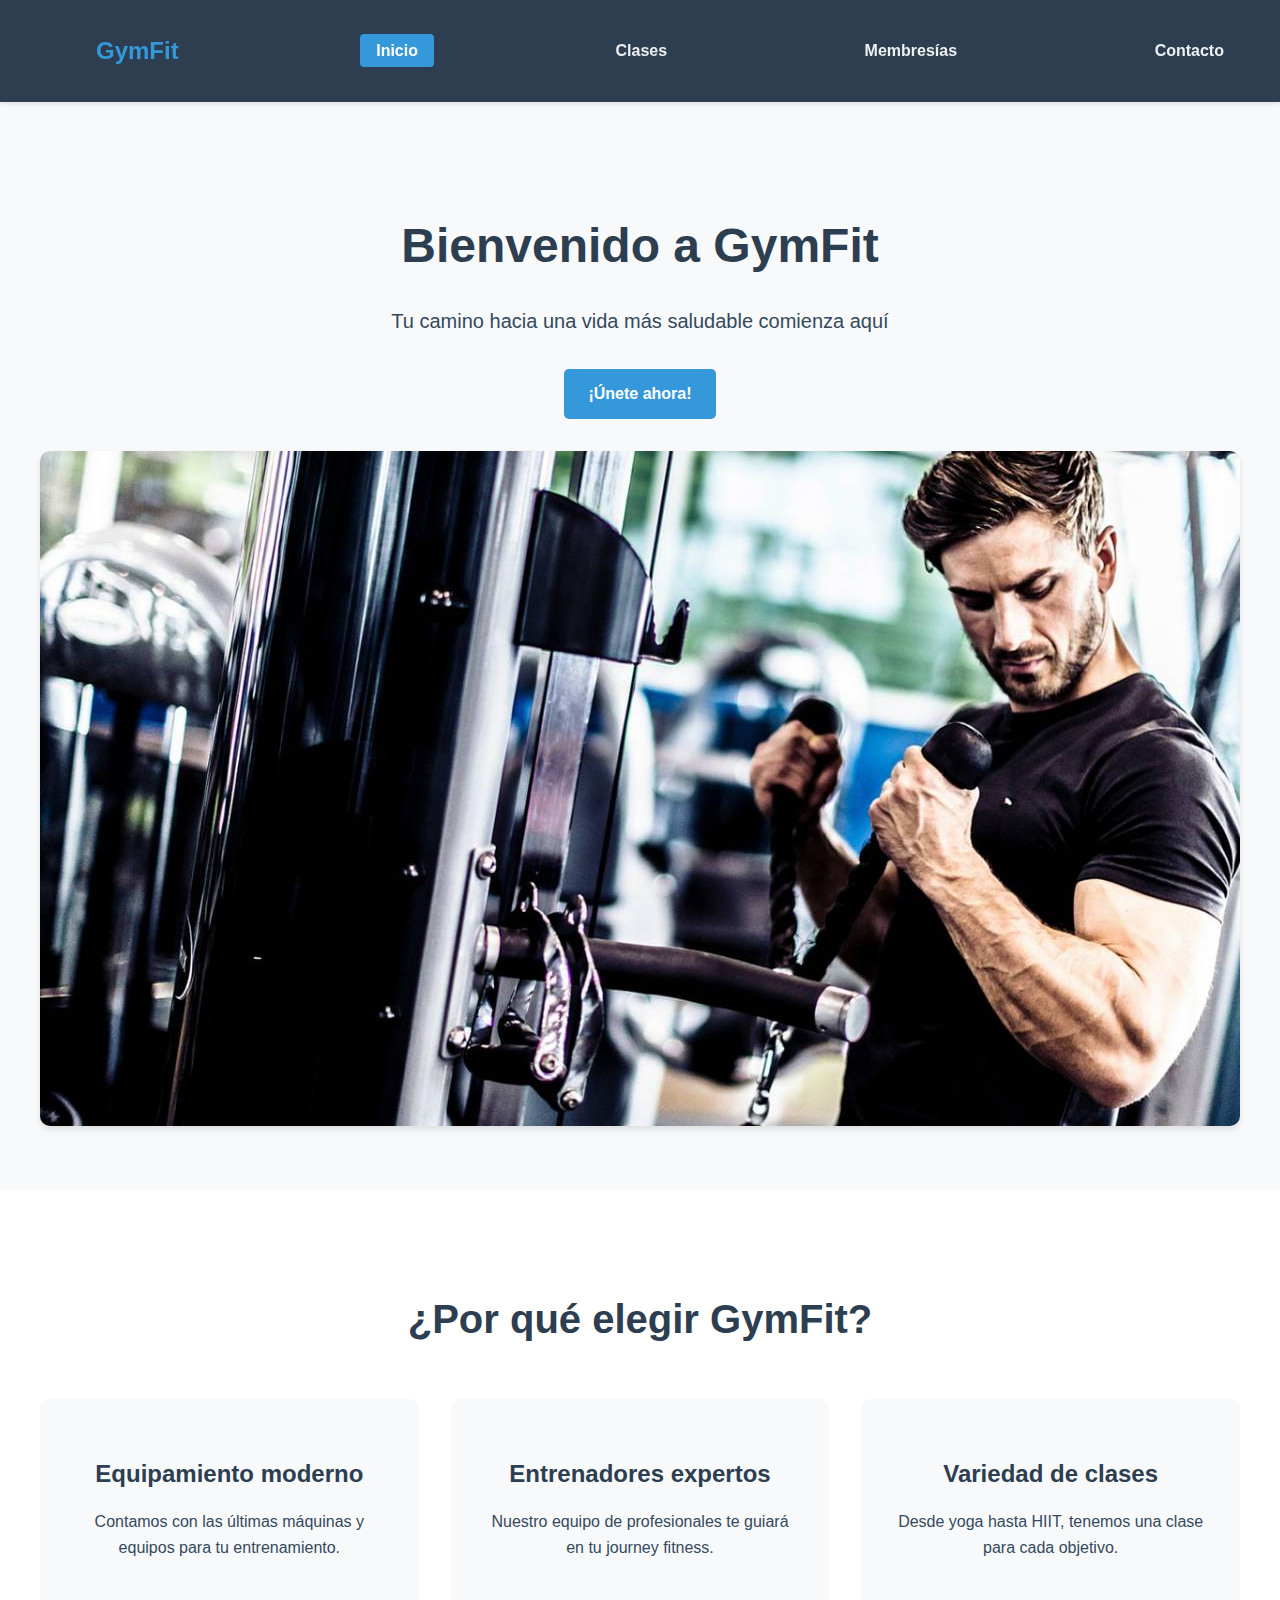
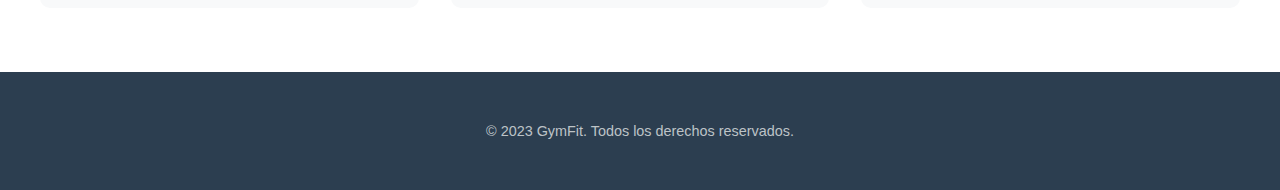
<file: index.html>
<!DOCTYPE html>
<html lang="es">
<head>
    <meta charset="UTF-8">
    <meta name="viewport" content="width=device-width, initial-scale=1.0">
    <title>GymFit - Tu gimnasio de confianza</title>
    <link rel="stylesheet" href="styles.css">
</head>
<body>
    <header>
        <nav>
            <ul>
                <li><a href="index.html" class="logo">GymFit</a></li>
                <li><a href="index.html" class="active">Inicio</a></li>
                <li><a href="clases.html">Clases</a></li>
                <li><a href="membresias.html">Membresías</a></li>
                <li><a href="contacto.html">Contacto</a></li>
            </ul>
        </nav>
    </header>

    <main>
        <section class="hero">
            <div class="hero-content">
                <h1>Bienvenido a GymFit</h1>
                <p>Tu camino hacia una vida más saludable comienza aquí</p>
                <a href="membresias.html" class="cta-button">¡Únete ahora!</a>
            </div>
            <div class="hero-image">
                <img src="gymn.jpg" alt="Personas ejercitándose en el gimnasio">
            </div>
        </section>

        <section class="features">
            <h2>¿Por qué elegir GymFit?</h2>
            <div class="feature-grid">
                <div class="feature">
                    <h3>Equipamiento moderno</h3>
                    <p>Contamos con las últimas máquinas y equipos para tu entrenamiento.</p>
                </div>
                <div class="feature">
                    <h3>Entrenadores expertos</h3>
                    <p>Nuestro equipo de profesionales te guiará en tu journey fitness.</p>
                </div>
                <div class="feature">
                    <h3>Variedad de clases</h3>
                    <p>Desde yoga hasta HIIT, tenemos una clase para cada objetivo.</p>
                </div>
            </div>
        </section>
    </main>

    <footer>
        <div class="footer-content">
            <div class="footer-social">
                <a href="#" aria-label="Facebook"><i class="fab fa-facebook"></i></a>
                <a href="#" aria-label="Twitter"><i class="fab fa-twitter"></i></a>
                <a href="#" aria-label="Instagram"><i class="fab fa-instagram"></i></a>
            </div>
        </div>
        <div class="footer-bottom">
            <p>&copy; 2023 GymFit. Todos los derechos reservados.</p>
        </div>
    </footer>

    <script src="script.js"></script>
</body>
</html>
</file>
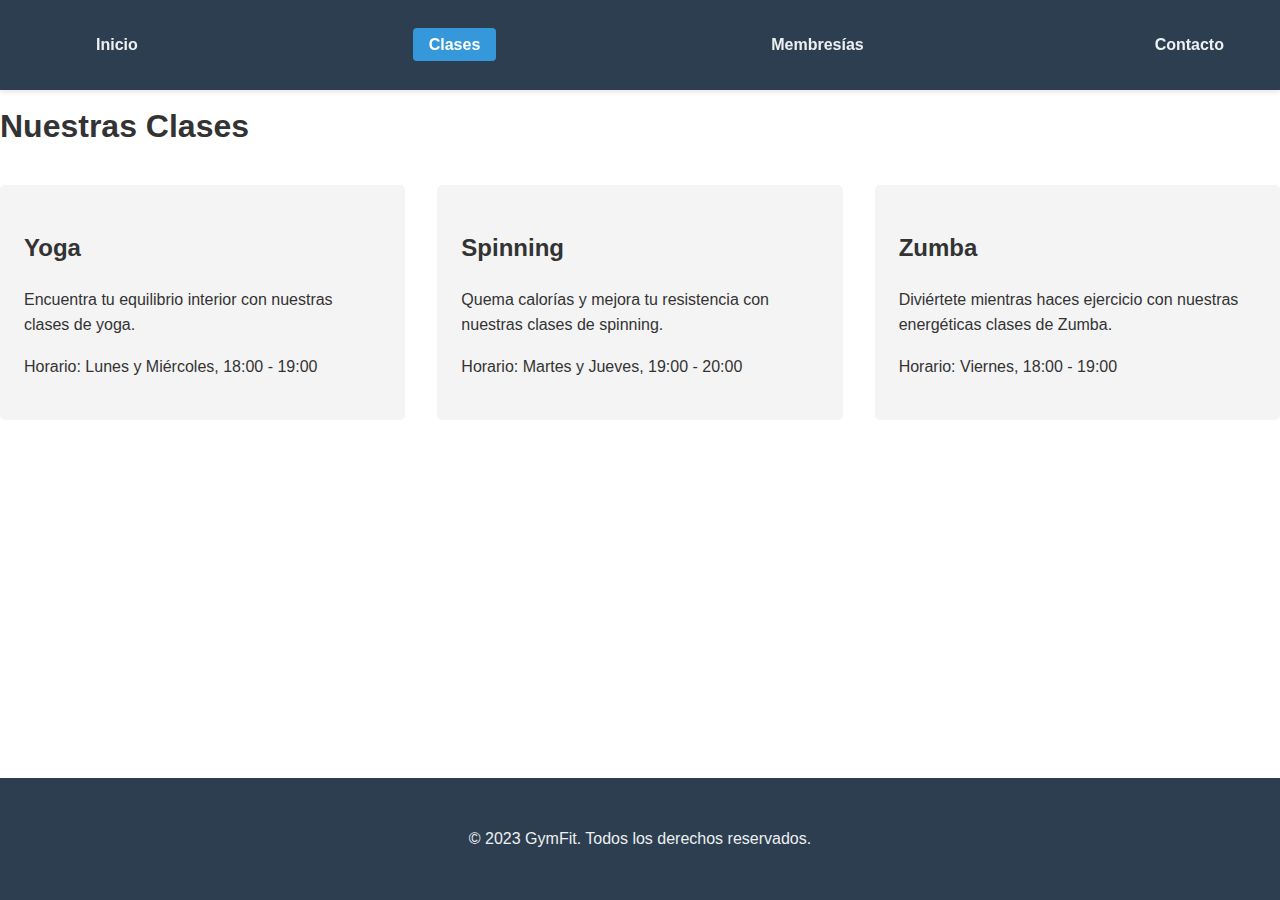
<file: clases.html>
<!DOCTYPE html>
<html lang="es">
<head>
    <meta charset="UTF-8">
    <meta name="viewport" content="width=device-width, initial-scale=1.0">
    <title>Clases - GymFit</title>
    <link rel="stylesheet" href="styles.css">
</head>
<body>
    <header>
        <nav>
            <ul>
                <li><a href="index.html">Inicio</a></li>
                <li><a href="clases.html" class="active">Clases</a></li>
                <li><a href="membresias.html">Membresías</a></li>
                <li><a href="contacto.html">Contacto</a></li>
            </ul>
        </nav>
    </header>

    <main>
        <h1>Nuestras Clases</h1>
        <div class="class-grid">
            <div class="class-card">
                <h2>Yoga</h2>
                <p>Encuentra tu equilibrio interior con nuestras clases de yoga.</p>
                <p>Horario: Lunes y Miércoles, 18:00 - 19:00</p>
            </div>
            <div class="class-card">
                <h2>Spinning</h2>
                <p>Quema calorías y mejora tu resistencia con nuestras clases de spinning.</p>
                <p>Horario: Martes y Jueves, 19:00 - 20:00</p>
            </div>
            <div class="class-card">
                <h2>Zumba</h2>
                <p>Diviértete mientras haces ejercicio con nuestras energéticas clases de Zumba.</p>
                <p>Horario: Viernes, 18:00 - 19:00</p>
            </div>
        </div>
    </main>

    <footer>
        <p>&copy; 2023 GymFit. Todos los derechos reservados.</p>
    </footer>

    <script src="script.js"></script>
</body>
</html>
</file>
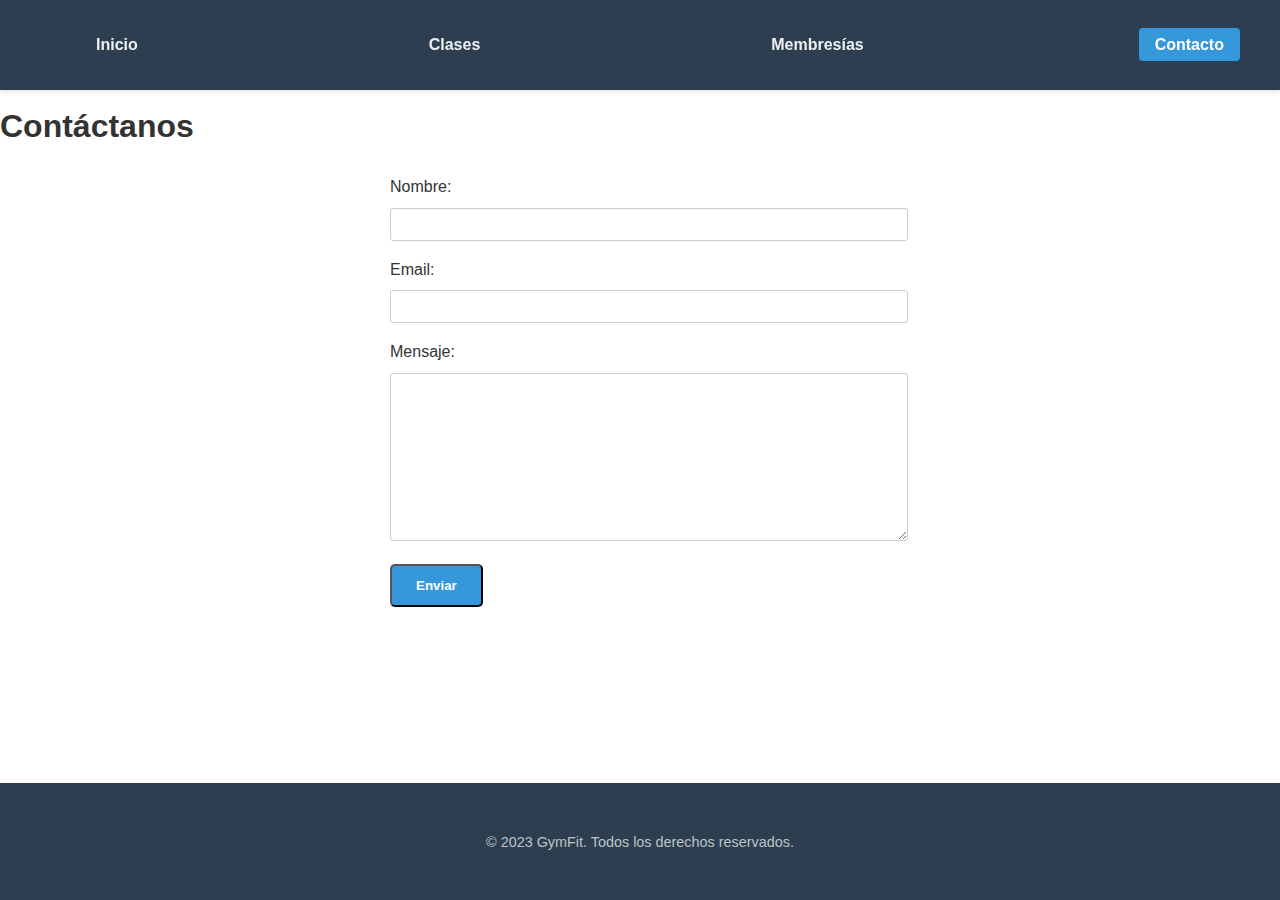
<file: contacto.html>
<!DOCTYPE html>
<html lang="es">
<head>
    <meta charset="UTF-8">
    <meta name="viewport" content="width=device-width, initial-scale=1.0">
    <title>Contacto - GymFit</title>
    <link rel="stylesheet" href="styles.css">
</head>
<body>
    <header>
        <nav>
            <ul>
                <li><a href="index.html">Inicio</a></li>
                <li><a href="clases.html">Clases</a></li>
                <li><a href="membresias.html">Membresías</a></li>
                <li><a href="contacto.html" class="active">Contacto</a></li>
            </ul>
        </nav>
    </header>

    <main>
        <h1>Contáctanos</h1>
        <form id="contact-form">
            <div class="form-group">
                <label for="name">Nombre:</label>
                <input type="text" id="name" name="name" required>
            </div>
            <div class="form-group">
                <label for="email">Email:</label>
                <input type="email" id="email" name="email" required>
            </div>
            <div class="form-group">
                <label for="message">Mensaje:</label>
                <textarea id="message" name="message" required></textarea>
            </div>
            <button type="submit" class="cta-button">Enviar</button>
        </form>
    </main>

    <footer>
        <div class="footer-content">
            <div class="footer-social">
                <a href="#" aria-label="Facebook"><i class="fab fa-facebook"></i></a>
                <a href="#" aria-label="Twitter"><i class="fab fa-twitter"></i></a>
                <a href="#" aria-label="Instagram"><i class="fab fa-instagram"></i></a>
            </div>
        </div>
        <div class="footer-bottom">
            <p>&copy; 2023 GymFit. Todos los derechos reservados.</p>
        </div>
    </footer>

    <script src="script.js"></script>
</body>
</html>
</file>
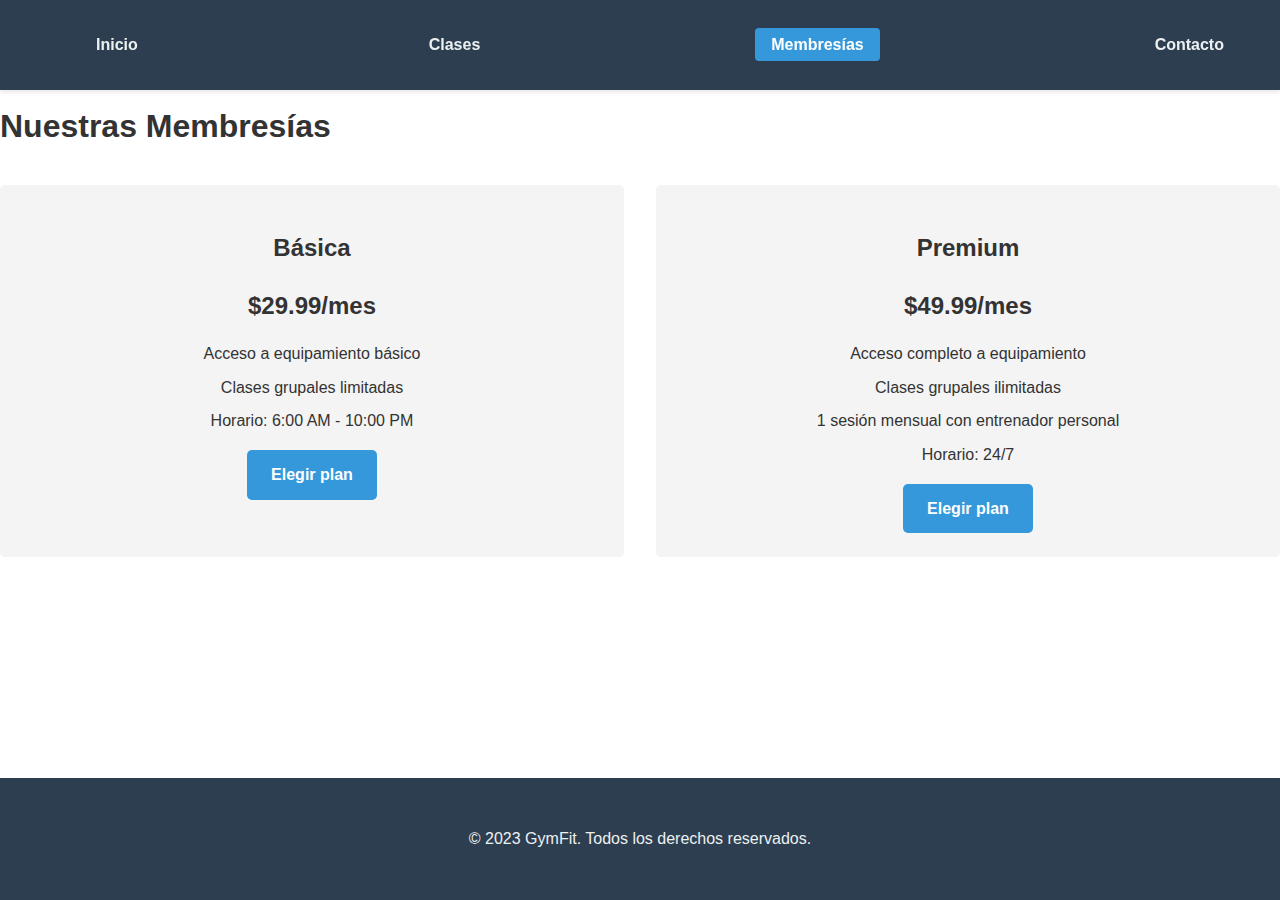
<file: membresias.html>
<!DOCTYPE html>
<html lang="es">
<head>
    <meta charset="UTF-8">
    <meta name="viewport" content="width=device-width, initial-scale=1.0">
    <title>Membresías - GymFit</title>
    <link rel="stylesheet" href="styles.css">
</head>
<body>
    <header>
        <nav>
            <ul>
                <li><a href="index.html">Inicio</a></li>
                <li><a href="clases.html">Clases</a></li>
                <li><a href="membresias.html" class="active">Membresías</a></li>
                <li><a href="contacto.html">Contacto</a></li>
            </ul>
        </nav>
    </header>

    <main>
        <h1>Nuestras Membresías</h1>
        <div class="membership-grid">
            <div class="membership-card">
                <h2>Básica</h2>
                <p class="price">$29.99/mes</p>
                <ul>
                    <li>Acceso a equipamiento básico</li>
                    <li>Clases grupales limitadas</li>
                    <li>Horario: 6:00 AM - 10:00 PM</li>
                </ul>
                <a href="#" class="cta-button">Elegir plan</a>
            </div>
            <div class="membership-card">
                <h2>Premium</h2>
                <p class="price">$49.99/mes</p>
                <ul>
                    <li>Acceso completo a equipamiento</li>
                    <li>Clases grupales ilimitadas</li>
                    <li>1 sesión mensual con entrenador personal</li>
                    <li>Horario: 24/7</li>
                </ul>
                <a href="#" class="cta-button">Elegir plan</a>
            </div>
        </div>
    </main>

    <footer>
        <p>&copy; 2023 GymFit. Todos los derechos reservados.</p>
    </footer>

    <script src="script.js"></script>
</body>
</html>
</file>
<file: styles.css>
body {
    display: flex;
    flex-direction: column;
    min-height: 100vh;
    margin: 0;
    font-family: Arial, sans-serif;
    line-height: 1.6;
    color: #333;
}

main {
    flex: 1 0 auto;
    padding-top: 5rem; /* Ajusta este valor según la altura de tu header */
}

header {
    background-color: #2c3e50;
    color: #ecf0f1;
    padding: 1rem 0;
    position: fixed;
    top: 0;
    left: 0;
    right: 0;
    z-index: 1000;
    box-shadow: 0 2px 5px rgba(0, 0, 0, 0.1);
    transition: background-color 0.3s ease;
}

header.scrolled {
    background-color: rgba(44, 62, 80, 0.9);
    padding: 0.5rem 0;
}

nav {
    max-width: 1200px;
    margin: 0 auto;
    padding: 0 1rem;
}

nav ul {
    list-style-type: none;
    display: flex;
    justify-content: space-between;
    align-items: center;
}

nav ul li {
    margin: 0;
}

nav ul li a {
    color: #ecf0f1;
    text-decoration: none;
    font-weight: bold;
    font-size: 1rem;
    padding: 0.5rem 1rem;
    border-radius: 4px;
    transition: background-color 0.3s ease, color 0.3s ease;
}

nav ul li a:hover,
nav ul li a:focus {
    background-color: #34495e;
    color: #3498db;
}

nav ul li a.active {
    background-color: #3498db;
    color: #fff;
}

.logo {
    font-size: 1.5rem;
    font-weight: bold;
    color: #3498db;
    text-decoration: none;
}

footer{
    background-color: #2c3e50;
    color: #ecf0f1;
    text-align: center;
    padding: 2rem 0;
    flex-shrink: 0;
}

.footer-content {
    max-width: 1200px;
    margin: 0 auto;
    display: flex;
    justify-content: space-between;
    align-items: center;
    flex-wrap: wrap;
}

.footer-logo {
    font-size: 1.5rem;
    font-weight: bold;
    color: #3498db;
    text-decoration: none;
}

.footer-links {
    display: flex;
    gap: 1rem;
}

.footer-links a {
    color: #ecf0f1;
    text-decoration: none;
    transition: color 0.3s ease;
}

.footer-links a:hover {
    color: #3498db;
}

.footer-social {
    display: flex;
    gap: 1rem;
}

.footer-social a {
    color: #ecf0f1;
    text-decoration: none;
    font-size: 1.5rem;
    transition: color 0.3s ease;
}

.footer-social a:hover {
    color: #3498db;
}

.footer-bottom {
    margin-top: 1rem;
    font-size: 0.9rem;
    color: #bdc3c7;
}

.features {
    padding: 4rem 2rem;
    background-color: #fff;
}

.features h2 {
    text-align: center;
    font-size: 2.5rem;
    margin-bottom: 3rem;
    color: #2c3e50;
}

.feature-grid {
    display: grid;
    grid-template-columns: repeat(auto-fit, minmax(250px, 1fr));
    gap: 2rem;
    max-width: 1200px;
    margin: 0 auto;
}

.feature {
    background-color: #f8f9fa;
    padding: 2rem;
    border-radius: 10px;
    text-align: center;
    transition: transform 0.3s ease, box-shadow 0.3s ease;
}

.feature:hover {
    transform: translateY(-5px);
    box-shadow: 0 4px 10px rgba(0, 0, 0, 0.1);
}

.feature h3 {
    font-size: 1.5rem;
    margin-bottom: 1rem;
    color: #2c3e50;
}

.feature p {
    color: #34495e;
}

.class-grid {
    display: grid;
    grid-template-columns: repeat(auto-fit, minmax(250px, 1fr));
    gap: 2rem;
    margin-top: 2rem;
}

.class-card {
    background-color: #f4f4f4;
    padding: 1.5rem;
    border-radius: 5px;
}

/* Estilos para la página de membresías */
.membership-grid {
    display: grid;
    grid-template-columns: repeat(auto-fit, minmax(250px, 1fr));
    gap: 2rem;
    margin-top: 2rem;
}

.membership-card {
    background-color: #f4f4f4;
    padding: 1.5rem;
    border-radius: 5px;
    text-align: center;
}

.membership-card .price {
    font-size: 1.5rem;
    font-weight: bold;
    margin: 1rem 0;
}

.membership-card ul {
    list-style-type: none;
    padding: 0;
    margin-bottom: 1rem;
}

.membership-card li {
    margin-bottom: 0.5rem;
}

/* Estilos para la página de contacto */
#contact-form {
    max-width: 500px;
    margin: 0 auto;
}

.form-group {
    margin-bottom: 1rem;
}

label {
    display: block;
    margin-bottom: 0.5rem;
}

input,
textarea {
    width: 100%;
    padding: 0.5rem;
    border: 1px solid #ccc;
    border-radius: 3px;
}

textarea {
    height: 150px;
}

.hero {
    display: flex;
    flex-direction: column;
    align-items: center;
    justify-content: center;
    padding: 6rem 2rem 4rem;
    background-color: #f8f9fa;
    min-height: 80vh;
    text-align: center;
}

.hero-content {
    max-width: 800px;
    margin-bottom: 2rem;
}

.hero h1 {
    font-size: 3rem;
    margin-bottom: 1rem;
    color: #2c3e50;
}

.hero p {
    font-size: 1.25rem;
    margin-bottom: 2rem;
    color: #34495e;
}

.hero-image {
    max-width: 100%;
    display: flex;
    justify-content: center;
    align-items: center;
}

.hero-image img {
    max-width: 100%;
    height: auto;
    border-radius: 10px;
    box-shadow: 0 4px 6px rgba(0, 0, 0, 0.1);
}

.cta-button {
    display: inline-block;
    background-color: #3498db;
    color: #fff;
    padding: 0.75rem 1.5rem;
    text-decoration: none;
    border-radius: 5px;
    font-weight: bold;
    transition: background-color 0.3s ease;
}

.cta-button:hover {
    background-color: #2980b9;
}

/* Media query para dispositivos móviles */
@media (max-width: 768px) {
    .hero {
        flex-direction: column;
        text-align: center;
        padding: 2rem 1rem;
    }

    .hero-content,
    .hero-image {
        max-width: 100%;
    }

    .hero-content {
        margin-bottom: 2rem;
    }

    .hero h1 {
        font-size: 2.5rem;
    }

    .hero p {
        font-size: 1.1rem;
    }

    .footer-content {
        flex-direction: column;
        gap: 1rem;
    }

    .footer-links,
    .footer-social {
        flex-direction: column;
        align-items: center;
    }
}
</file>
